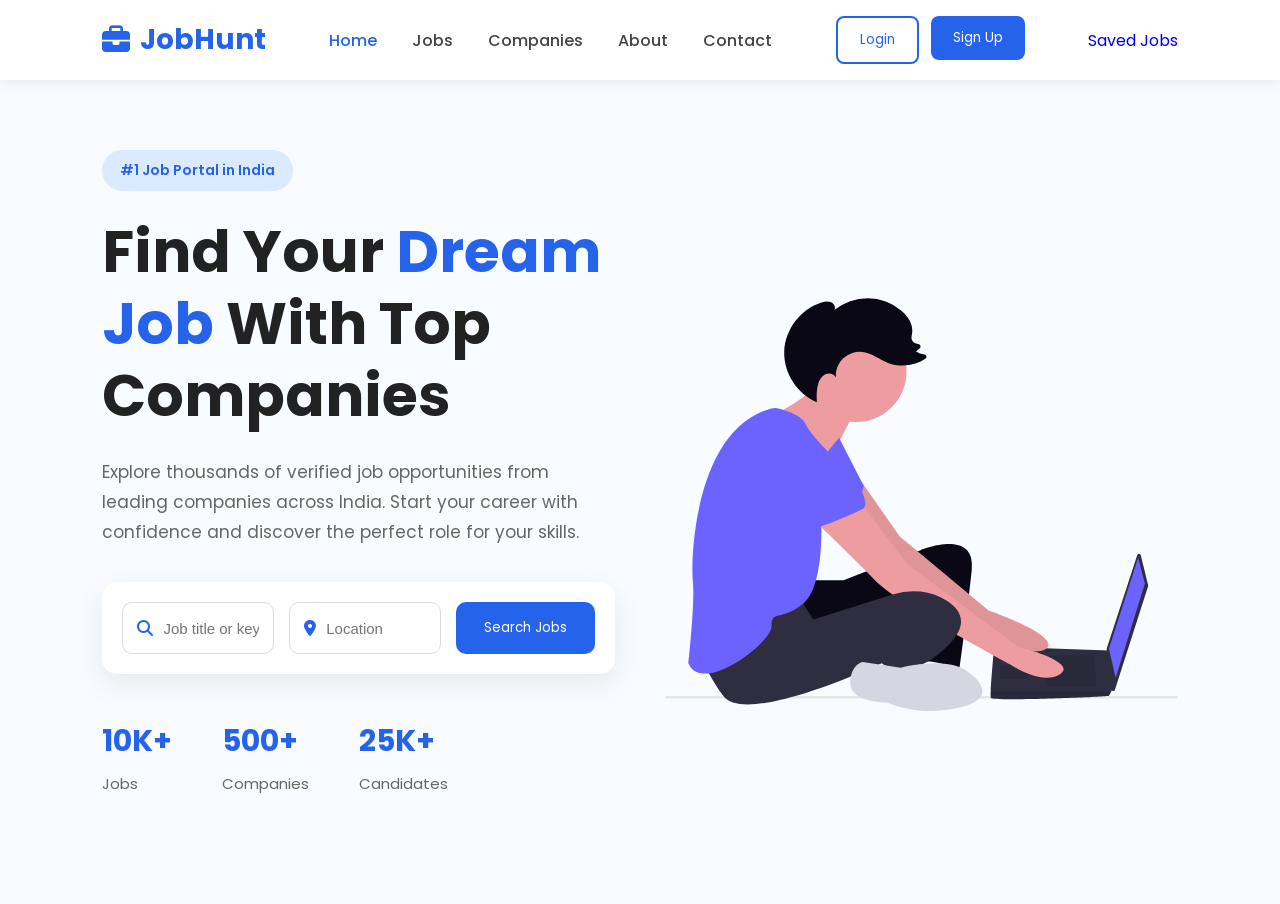
<file: index.html>
<!DOCTYPE html>
<html lang="en">
<head>
    <meta charset="UTF-8">
    <meta name="viewport" content="width=device-width, initial-scale=1.0">
    <title>JobHunt Pro | Find Your Dream Job</title>

    <!-- Google Font -->
    <link href="https://fonts.googleapis.com/css2?family=Poppins:wght@300;400;500;600;700&display=swap" rel="stylesheet">

    <!-- Font Awesome -->
    <link rel="stylesheet"
    href="https://cdnjs.cloudflare.com/ajax/libs/font-awesome/6.7.2/css/all.min.css">

    <!-- CSS -->
    <link rel="stylesheet" href="css/style.css">
    <link rel="stylesheet" href="css/responsive.css">
</head>
<body>

    <!-- ================= HEADER ================= -->

    <header>

        <nav class="navbar">

            <div class="logo">
                <i class="fa-solid fa-briefcase"></i>
                <span>JobHunt</span>
            </div>

            <ul class="nav-links">

                <li><a href="#" class="active">Home</a></li>

                <li><a href="jobs.html">Jobs</a></li>

                <li><a href="companies.html">Companies</a></li>

                <li><a href="about.html">About</a></li>

                <li><a href="companies.html">Contact</a></li>

            </ul>

            <div class="nav-buttons">

                <a href="login.html">
    <button class="login-btn">Login</button>
</a>

<a href="signup.html">
    <button class="signup-btn">Sign Up</button>
</a>

            </div>

            <a href="saved-jobs.html">Saved Jobs</a>
        </nav>

    </header>

    <!-- ================= HERO SECTION ================= -->

    <section class="hero">

        <div class="hero-left">

            <span class="tag">
                #1 Job Portal in India
            </span>

            <h1>

                Find Your

                <span>Dream Job</span>

                With Top Companies

            </h1>

            <p>

                Explore thousands of verified job opportunities from
                leading companies across India. Start your career with
                confidence and discover the perfect role for your skills.

            </p>

            <div class="search-box">

                <div class="input-box">

                    <i class="fa-solid fa-magnifying-glass"></i>

                    <input
                        type="text"
                        placeholder="Job title or keyword">

                </div>

                <div class="input-box">

                    <i class="fa-solid fa-location-dot"></i>

                    <input
                        type="text"
                        placeholder="Location">

                </div>

                <button class="search-btn">

                    Search Jobs

                </button>

            </div>

            <div class="hero-info">

                <div>

                    <h3>10K+</h3>

                    <p>Jobs</p>

                </div>

                <div>

                    <h3>500+</h3>

                    <p>Companies</p>

                </div>

                <div>

                    <h3>25K+</h3>

                    <p>Candidates</p>

                </div>

            </div>

        </div>

        <div class="hero-right">

            <img src="images/hero.svg" alt="Hero Image">

        </div>

    </section>

</div>
</body>
</html>
</file>
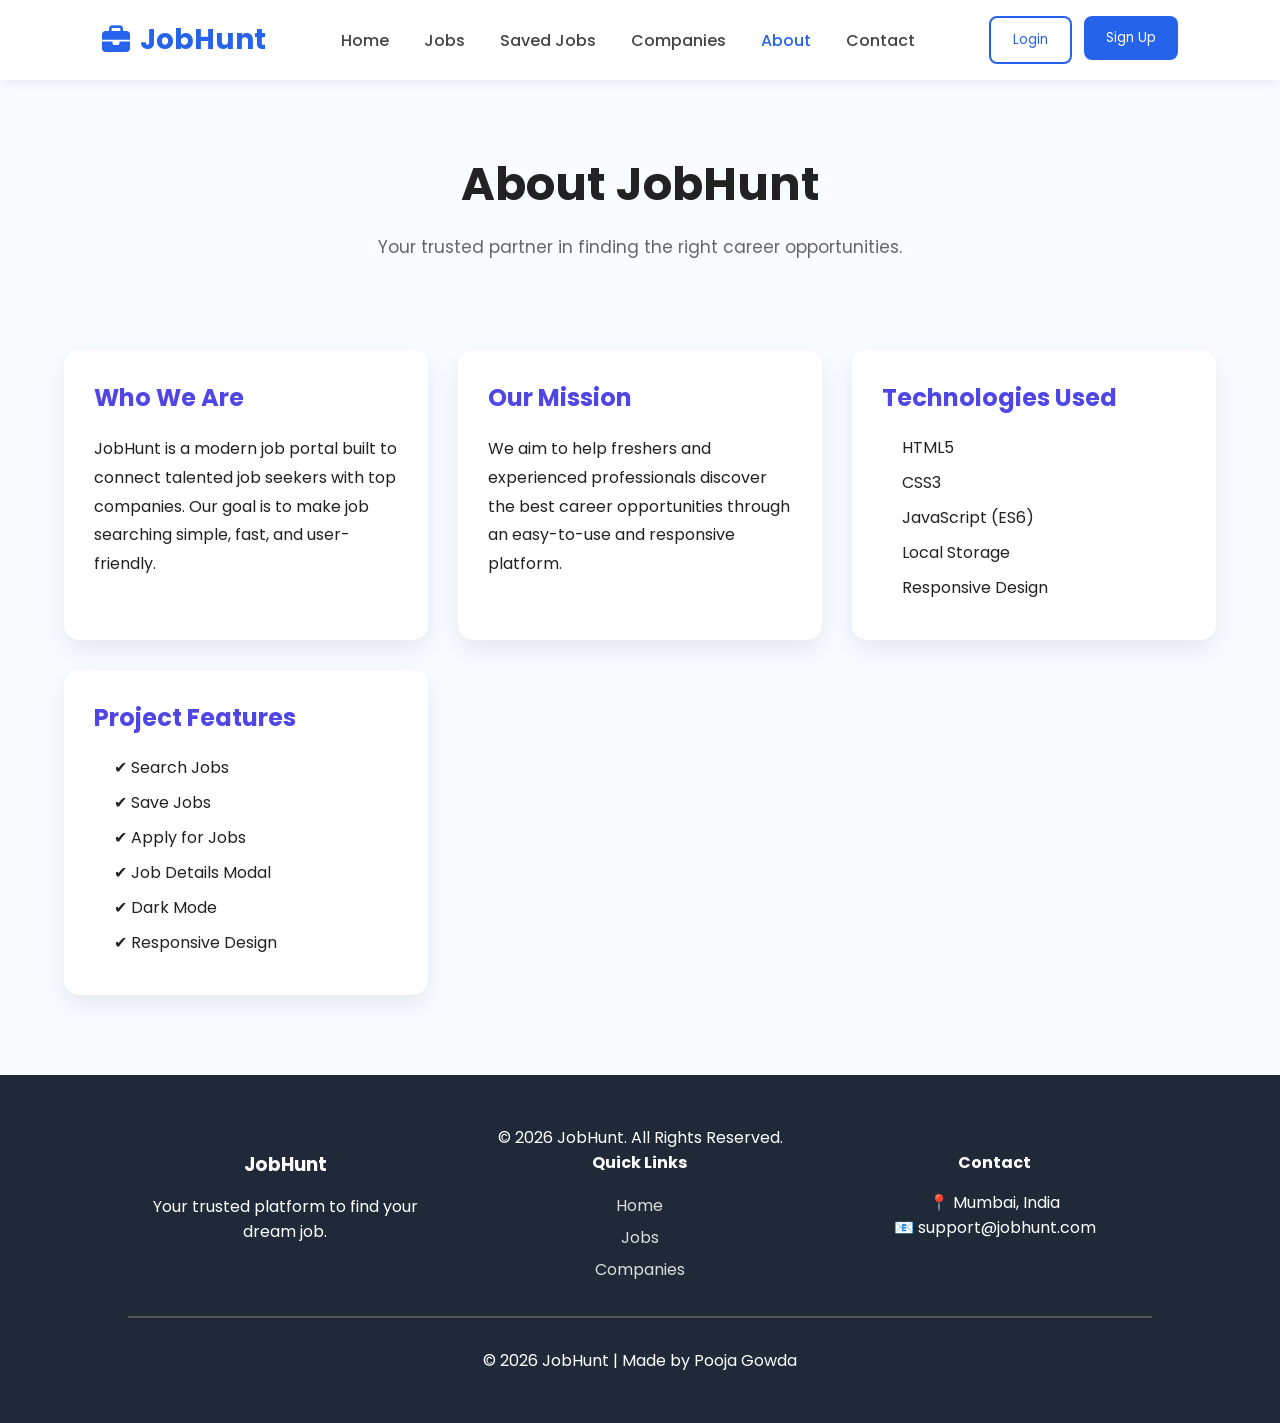
<file: about.html>
<!DOCTYPE html>
<html lang="en">

<head>

    <meta charset="UTF-8">
    <meta name="viewport" content="width=device-width, initial-scale=1.0">

    <title>About | JobHunt</title>

    <link rel="stylesheet" href="css/style.css">
    <link rel="stylesheet" href="css/responsive.css">

    <link href="https://fonts.googleapis.com/css2?family=Poppins:wght@300;400;500;600;700&display=swap"
        rel="stylesheet">

    <link rel="stylesheet"
        href="https://cdnjs.cloudflare.com/ajax/libs/font-awesome/6.7.2/css/all.min.css">

</head>

<body>

<header>

<nav class="navbar">

<div class="logo">

<i class="fa-solid fa-briefcase"></i>

<span>JobHunt</span>

</div>

<ul class="nav-links">

<li><a href="index.html">Home</a></li>
<li><a href="jobs.html">Jobs</a></li>
<li><a href="saved-jobs.html">Saved Jobs</a></li>
<li><a href="companies.html">Companies</a></li>
<li><a href="about.html" class="active">About</a></li>
<li><a href="contact.html">Contact</a></li>

</ul>

<div class="nav-buttons">

<a href="login.html">
    <button class="login-btn">Login</button>
</a>

<a href="signup.html">
    <button class="signup-btn">Sign Up</button>
</a>

</div>

</nav>

</header>

<section class="jobs-header">

<h1>About JobHunt</h1>

<p>Your trusted partner in finding the right career opportunities.</p>

</section>

<section class="about-section">

<div class="about-card">

<h2>Who We Are</h2>

<p>
JobHunt is a modern job portal built to connect talented job seekers with
top companies. Our goal is to make job searching simple, fast, and user-friendly.
</p>

</div>

<div class="about-card">

<h2>Our Mission</h2>

<p>
We aim to help freshers and experienced professionals discover the best
career opportunities through an easy-to-use and responsive platform.
</p>

</div>

<div class="about-card">

<h2>Technologies Used</h2>

<ul>

<li>HTML5</li>
<li>CSS3</li>
<li>JavaScript (ES6)</li>
<li>Local Storage</li>
<li>Responsive Design</li>

</ul>

</div>

<div class="about-card">

<h2>Project Features</h2>

<ul>

<li>✔ Search Jobs</li>
<li>✔ Save Jobs</li>
<li>✔ Apply for Jobs</li>
<li>✔ Job Details Modal</li>
<li>✔ Dark Mode</li>
<li>✔ Responsive Design</li>

</ul>

</div>

</section>


<footer class="footer">
<p>© 2026 JobHunt. All Rights Reserved.</p>
    <div class="footer-content">
        <div>
            <h3>JobHunt</h3>
            <p>Your trusted platform to find your dream job.</p>
        </div>

        <div>
            <h4>Quick Links</h4>
            <a href="index.html">Home</a><br>
            <a href="jobs.html">Jobs</a><br>
            <a href="companies.html">Companies</a>
        </div>

        <div>
            <h4>Contact</h4>
            <p>📍 Mumbai, India</p>
            <p>📧 support@jobhunt.com</p>
        </div>
    </div>

    <hr>

    <p class="copyright">
        © 2026 JobHunt | Made by Pooja Gowda
    </p>


</footer>

</body>

</html>
</file>
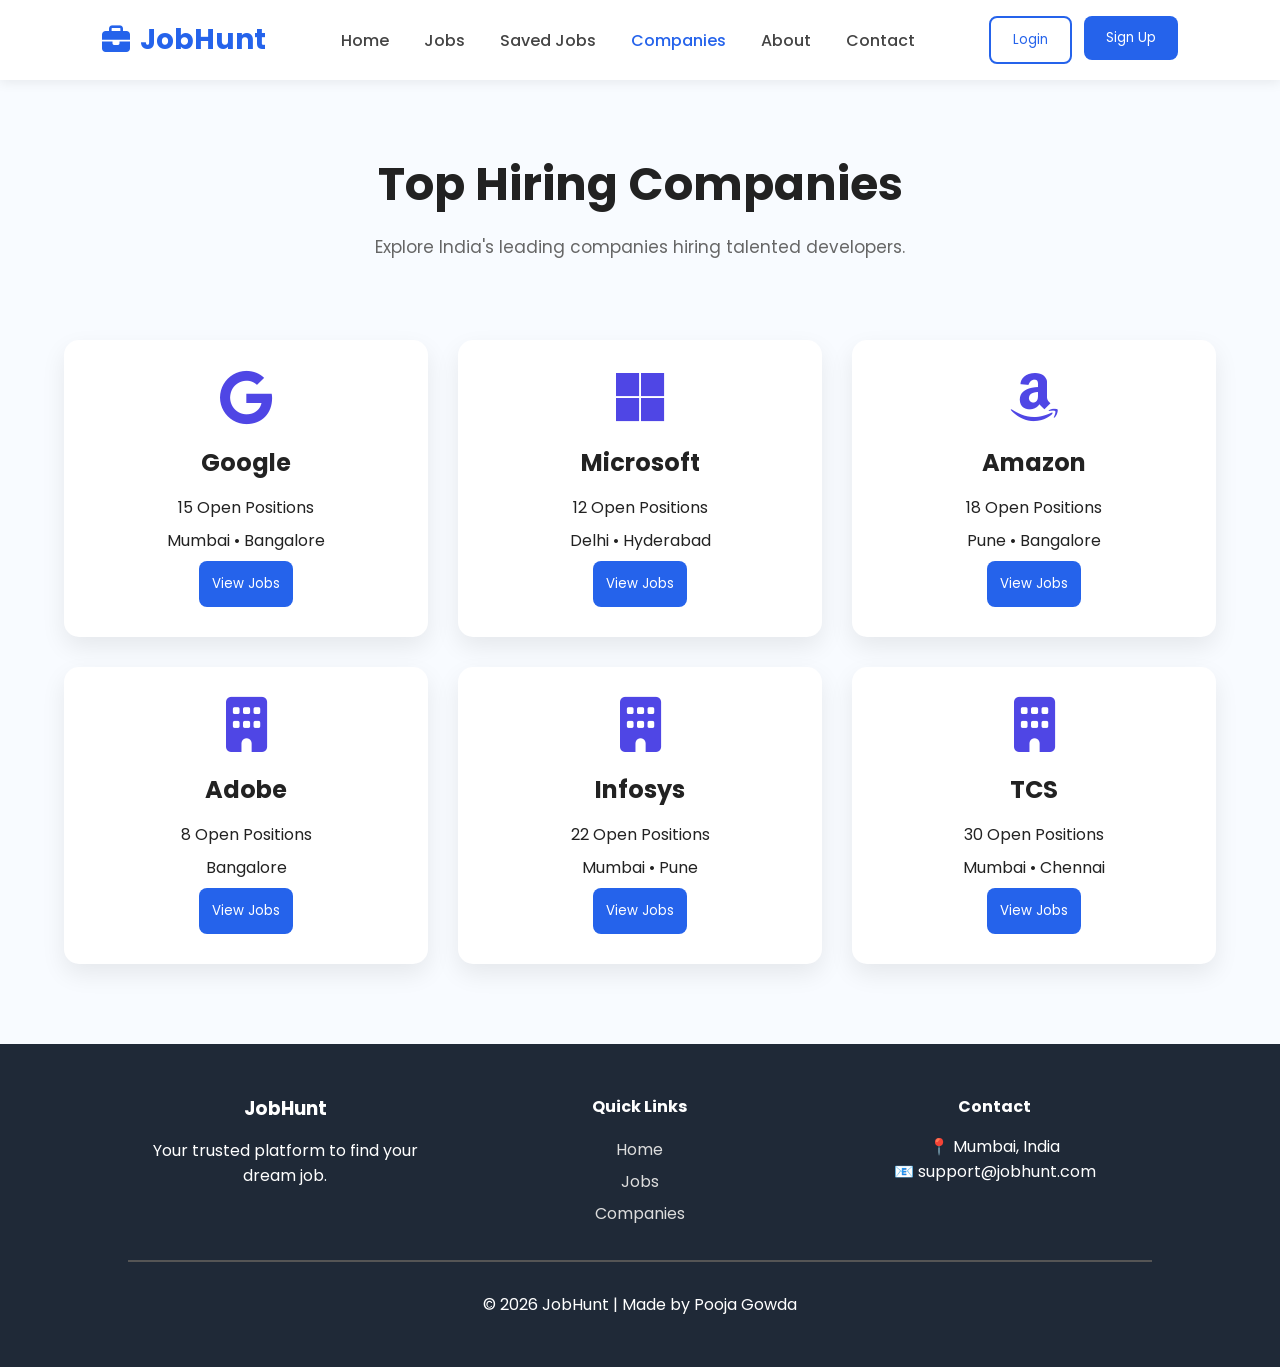
<file: companies.html>
<!DOCTYPE html>
<html lang="en">

<head>

    <meta charset="UTF-8">
    <meta name="viewport" content="width=device-width, initial-scale=1.0">

    <title>Companies | JobHunt</title>

    <link rel="stylesheet" href="css/style.css">
    <link rel="stylesheet" href="css/responsive.css">

    <link href="https://fonts.googleapis.com/css2?family=Poppins:wght@300;400;500;600;700&display=swap"
        rel="stylesheet">

    <link rel="stylesheet"
        href="https://cdnjs.cloudflare.com/ajax/libs/font-awesome/6.7.2/css/all.min.css">

</head>

<body>

    <!-- ================= NAVBAR ================= -->

    <header>

        <nav class="navbar">

            <div class="logo">
                <i class="fa-solid fa-briefcase"></i>
                <span>JobHunt</span>
            </div>

            <ul class="nav-links">

                <li><a href="index.html">Home</a></li>
                <li><a href="jobs.html">Jobs</a></li>
                <li><a href="saved-jobs.html">Saved Jobs</a></li>
                <li><a href="companies.html" class="active">Companies</a></li>
                <li><a href="about.html">About</a></li>
                <li><a href="contact.html">Contact</a></li>

            </ul>

            <div class="nav-buttons">

                <a href="login.html">
                    <button class="login-btn">Login</button>
                </a>

                <a href="signup.html">
                    <button class="signup-btn">Sign Up</button>
                </a>

            </div>

        </nav>

    </header>

    <!-- ================= HEADER ================= -->

    <section class="jobs-header">

        <h1>Top Hiring Companies</h1>

        <p>
            Explore India's leading companies hiring talented developers.
        </p>

    </section>

    <!-- ================= COMPANIES ================= -->

    <section class="companies-container">

        <!-- Google -->

        <div class="company-card">

            <i class="fa-brands fa-google company-icon"></i>

            <h2>Google</h2>

            <p>15 Open Positions</p>

            <p>Mumbai • Bangalore</p>

            <a href="jobs.html?company=Google">
                <button class="apply-btn">View Jobs</button>
            </a>

        </div>

        <!-- Microsoft -->

        <div class="company-card">

            <i class="fa-brands fa-microsoft company-icon"></i>

            <h2>Microsoft</h2>

            <p>12 Open Positions</p>

            <p>Delhi • Hyderabad</p>

            <a href="jobs.html?company=Microsoft">
                <button class="apply-btn">View Jobs</button>
            </a>

        </div>

        <!-- Amazon -->

        <div class="company-card">

            <i class="fa-brands fa-amazon company-icon"></i>

            <h2>Amazon</h2>

            <p>18 Open Positions</p>

            <p>Pune • Bangalore</p>

            <a href="jobs.html?company=Amazon">
                <button class="apply-btn">View Jobs</button>
            </a>

        </div>

        <!-- Adobe -->

        <div class="company-card">

            <i class="fa-solid fa-building company-icon"></i>

            <h2>Adobe</h2>

            <p>8 Open Positions</p>

            <p>Bangalore</p>

            <a href="jobs.html?company=Adobe">
                <button class="apply-btn">View Jobs</button>
            </a>

        </div>

        <!-- Infosys -->

        <div class="company-card">

            <i class="fa-solid fa-building company-icon"></i>

            <h2>Infosys</h2>

            <p>22 Open Positions</p>

            <p>Mumbai • Pune</p>

            <a href="jobs.html?company=Infosys">
                <button class="apply-btn">View Jobs</button>
            </a>

        </div>

        <!-- TCS -->

        <div class="company-card">

            <i class="fa-solid fa-building company-icon"></i>

            <h2>TCS</h2>

            <p>30 Open Positions</p>

            <p>Mumbai • Chennai</p>

            <a href="jobs.html?company=TCS">
                <button class="apply-btn">View Jobs</button>
            </a>

        </div>

    </section>

    <!-- ================= FOOTER ================= -->

    <footer class="footer">

        <div class="footer-content">

            <div>

                <h3>JobHunt</h3>

                <p>Your trusted platform to find your dream job.</p>

            </div>

            <div>

                <h4>Quick Links</h4>

                <a href="index.html">Home</a><br>
                <a href="jobs.html">Jobs</a><br>
                <a href="companies.html">Companies</a>

            </div>

            <div>

                <h4>Contact</h4>

                <p>📍 Mumbai, India</p>

                <p>📧 support@jobhunt.com</p>

            </div>

        </div>

        <hr>

        <p class="copyright">

            © 2026 JobHunt | Made by Pooja Gowda

        </p>

    </footer>

</body>

</html>
</file>
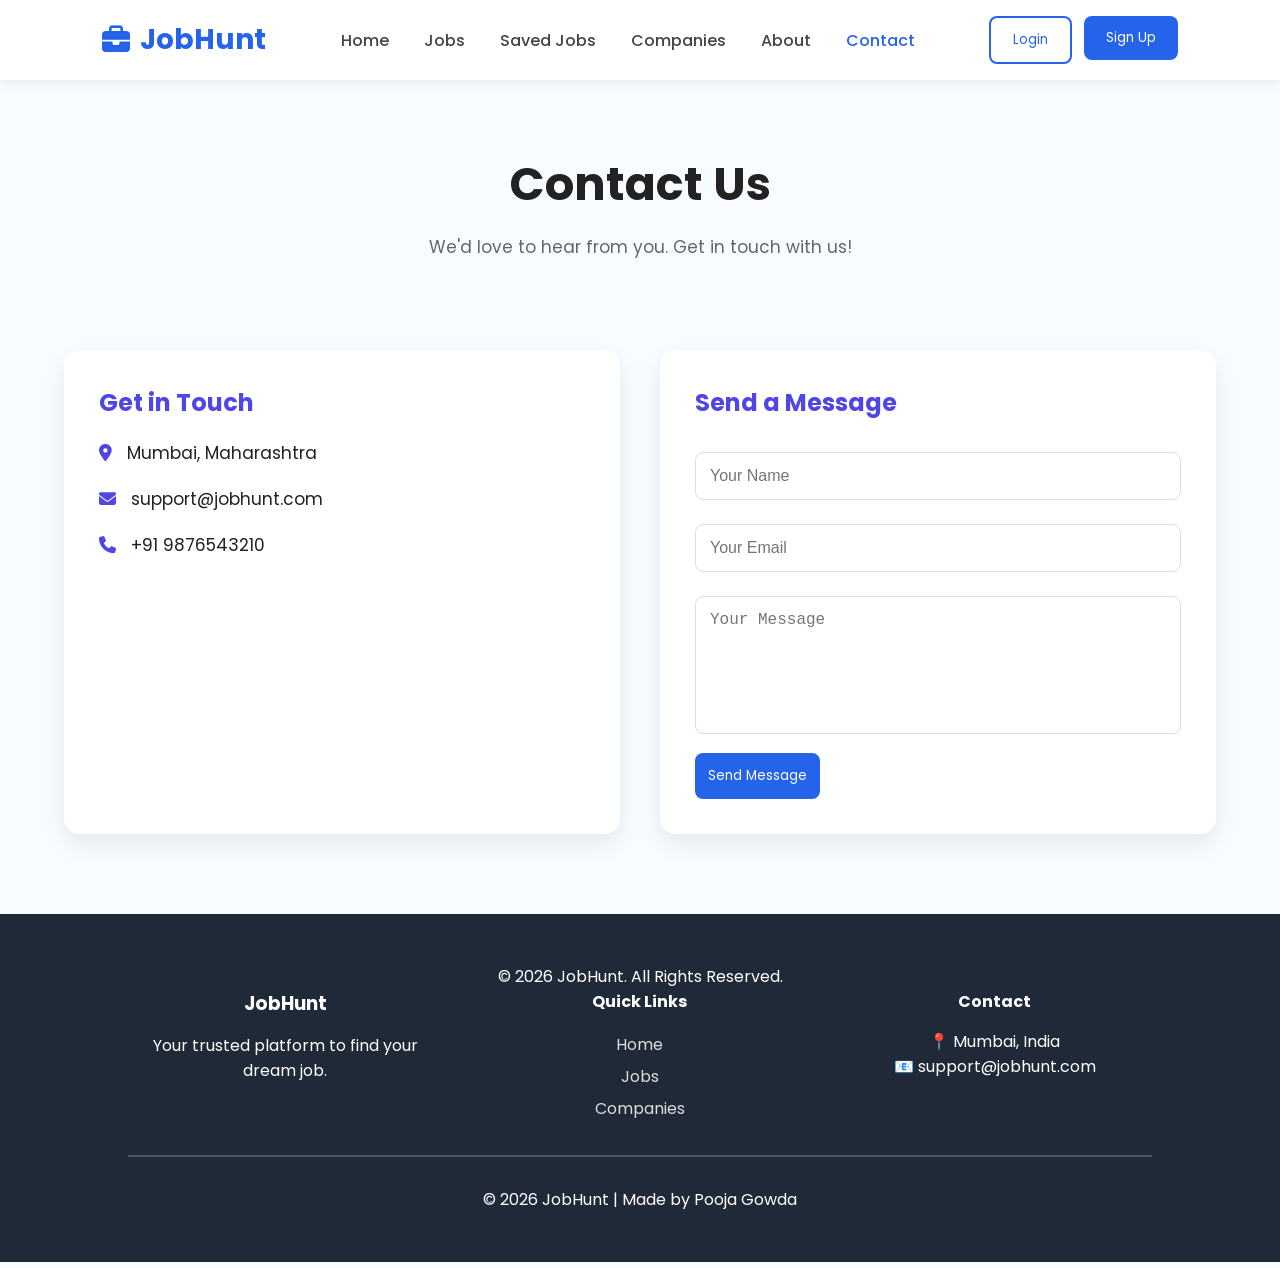
<file: contact.html>
<!DOCTYPE html>
<html lang="en">

<head>

    <meta charset="UTF-8">
    <meta name="viewport" content="width=device-width, initial-scale=1.0">

    <title>Contact | JobHunt</title>

    <link rel="stylesheet" href="css/style.css">
    <link rel="stylesheet" href="css/responsive.css">

    <link href="https://fonts.googleapis.com/css2?family=Poppins:wght@300;400;500;600;700&display=swap"
        rel="stylesheet">

    <link rel="stylesheet"
        href="https://cdnjs.cloudflare.com/ajax/libs/font-awesome/6.7.2/css/all.min.css">

</head>

<body>

<header>

<nav class="navbar">

<div class="logo">

<i class="fa-solid fa-briefcase"></i>

<span>JobHunt</span>

</div>

<ul class="nav-links">

<li><a href="index.html">Home</a></li>
<li><a href="jobs.html">Jobs</a></li>
<li><a href="saved-jobs.htmlS">Saved Jobs</a></li>
<li><a href="companies.html">Companies</a></li>
<li><a href="about.html">About</a></li>
<li><a href="contact.html" class="active">Contact</a></li>

</ul>

<div class="nav-buttons">

<a href="login.html">
    <button class="login-btn">Login</button>
</a>

<a href="signup.html">
    <button class="signup-btn">Sign Up</button>
</a>
</div>

</nav>

</header>

<section class="jobs-header">

<h1>Contact Us</h1>

<p>We'd love to hear from you. Get in touch with us!</p>

</section>

<section class="contact-section">

<div class="contact-info">

<h2>Get in Touch</h2>

<p><i class="fa-solid fa-location-dot"></i> Mumbai, Maharashtra</p>

<p><i class="fa-solid fa-envelope"></i> support@jobhunt.com</p>

<p><i class="fa-solid fa-phone"></i> +91 9876543210</p>

</div>

<div class="contact-form">

<h2>Send a Message</h2>

<form id="contactForm">

<input
type="text"
placeholder="Your Name"
required>

<input
type="email"
placeholder="Your Email"
required>

<textarea
placeholder="Your Message"
rows="6"
required></textarea>

<button type="submit" class="apply-btn">

Send Message

</button>

</form>

</div>

</section>




<footer class="footer">
    <p>© 2026 JobHunt. All Rights Reserved.</p>
    <div class="footer-content">
        <div>
            <h3>JobHunt</h3>
            <p>Your trusted platform to find your dream job.</p>
        </div>

        <div>
            <h4>Quick Links</h4>
            <a href="index.html">Home</a><br>
            <a href="jobs.html">Jobs</a><br>
            <a href="companies.html">Companies</a>
        </div>

        <div>
            <h4>Contact</h4>
            <p>📍 Mumbai, India</p>
            <p>📧 support@jobhunt.com</p>
        </div>
    </div>

    <hr>

    <p class="copyright">
        © 2026 JobHunt | Made by Pooja Gowda
    </p>
</footer>



<script>

const form = document.getElementById("contactForm");

form.addEventListener("submit",(e)=>{

e.preventDefault();

alert("Thank you! Your message has been sent.");

form.reset();

});


</script>

</body>

</html>
</file>
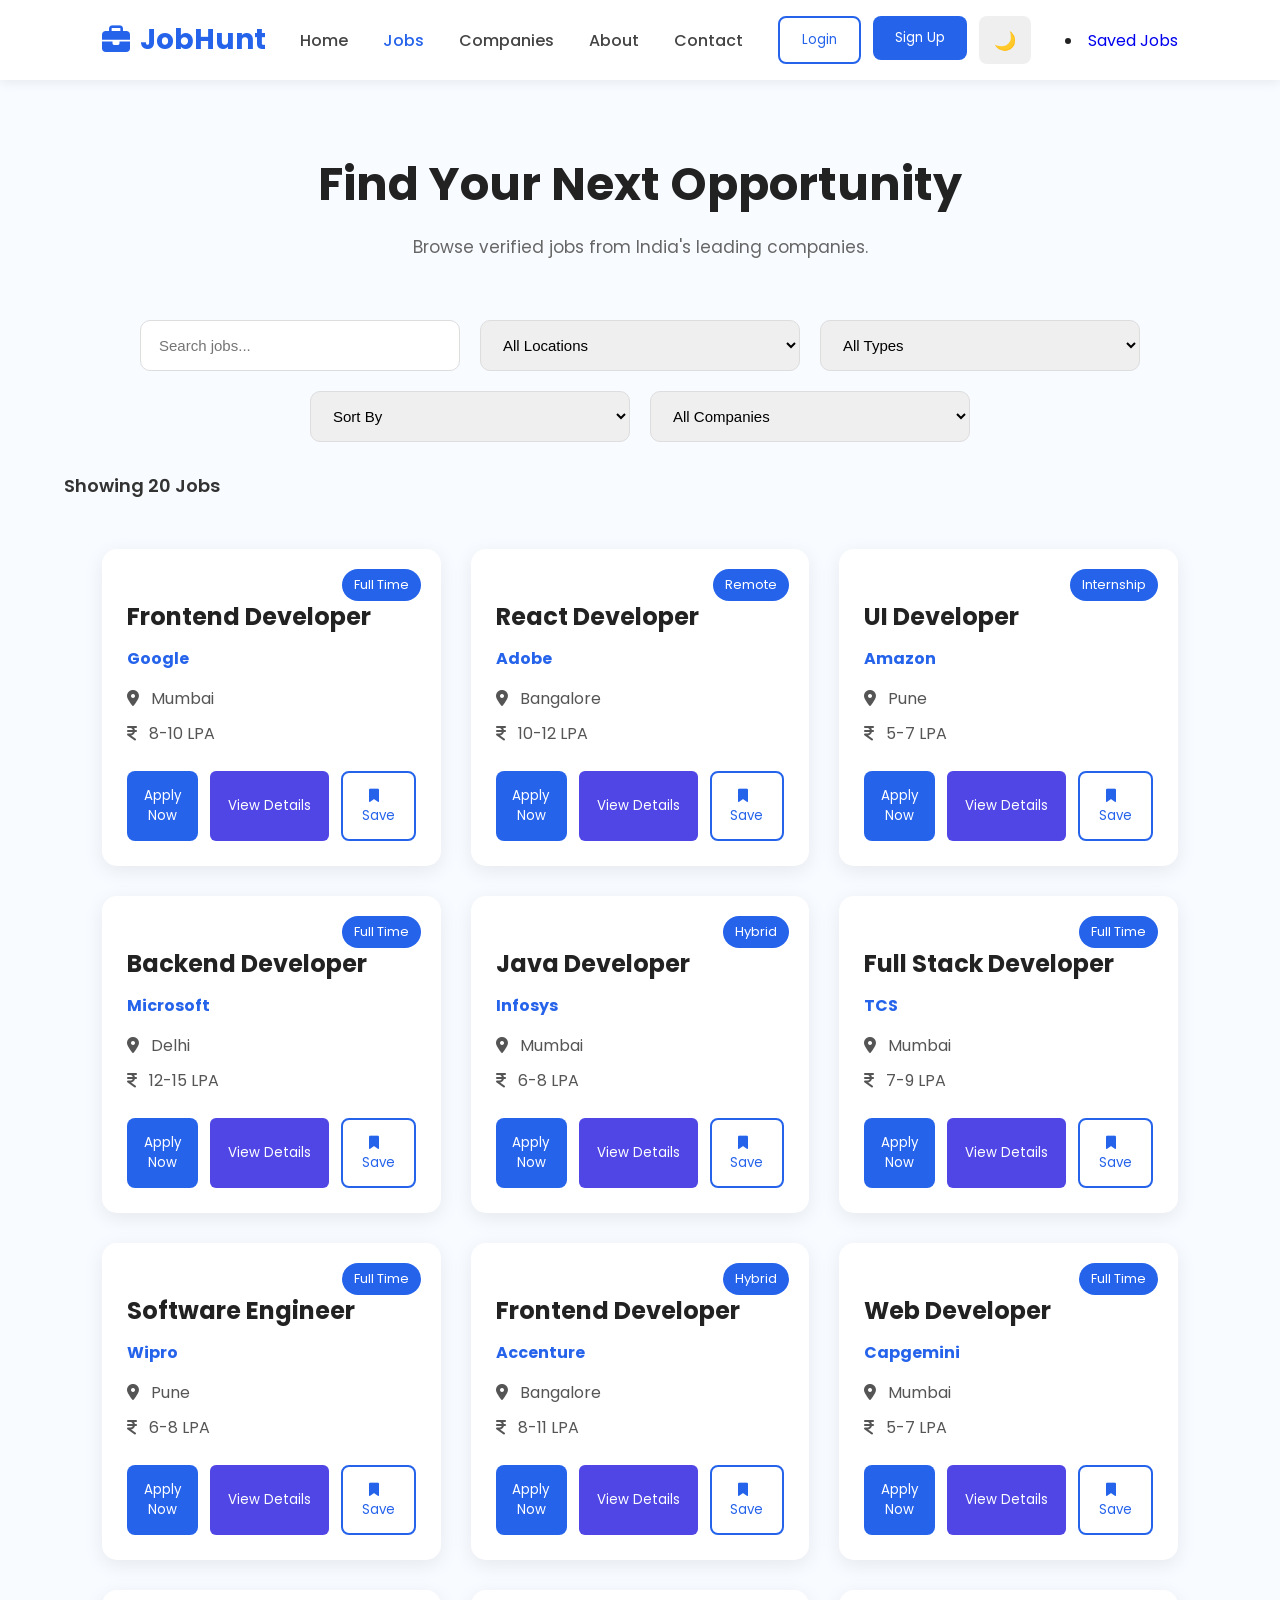
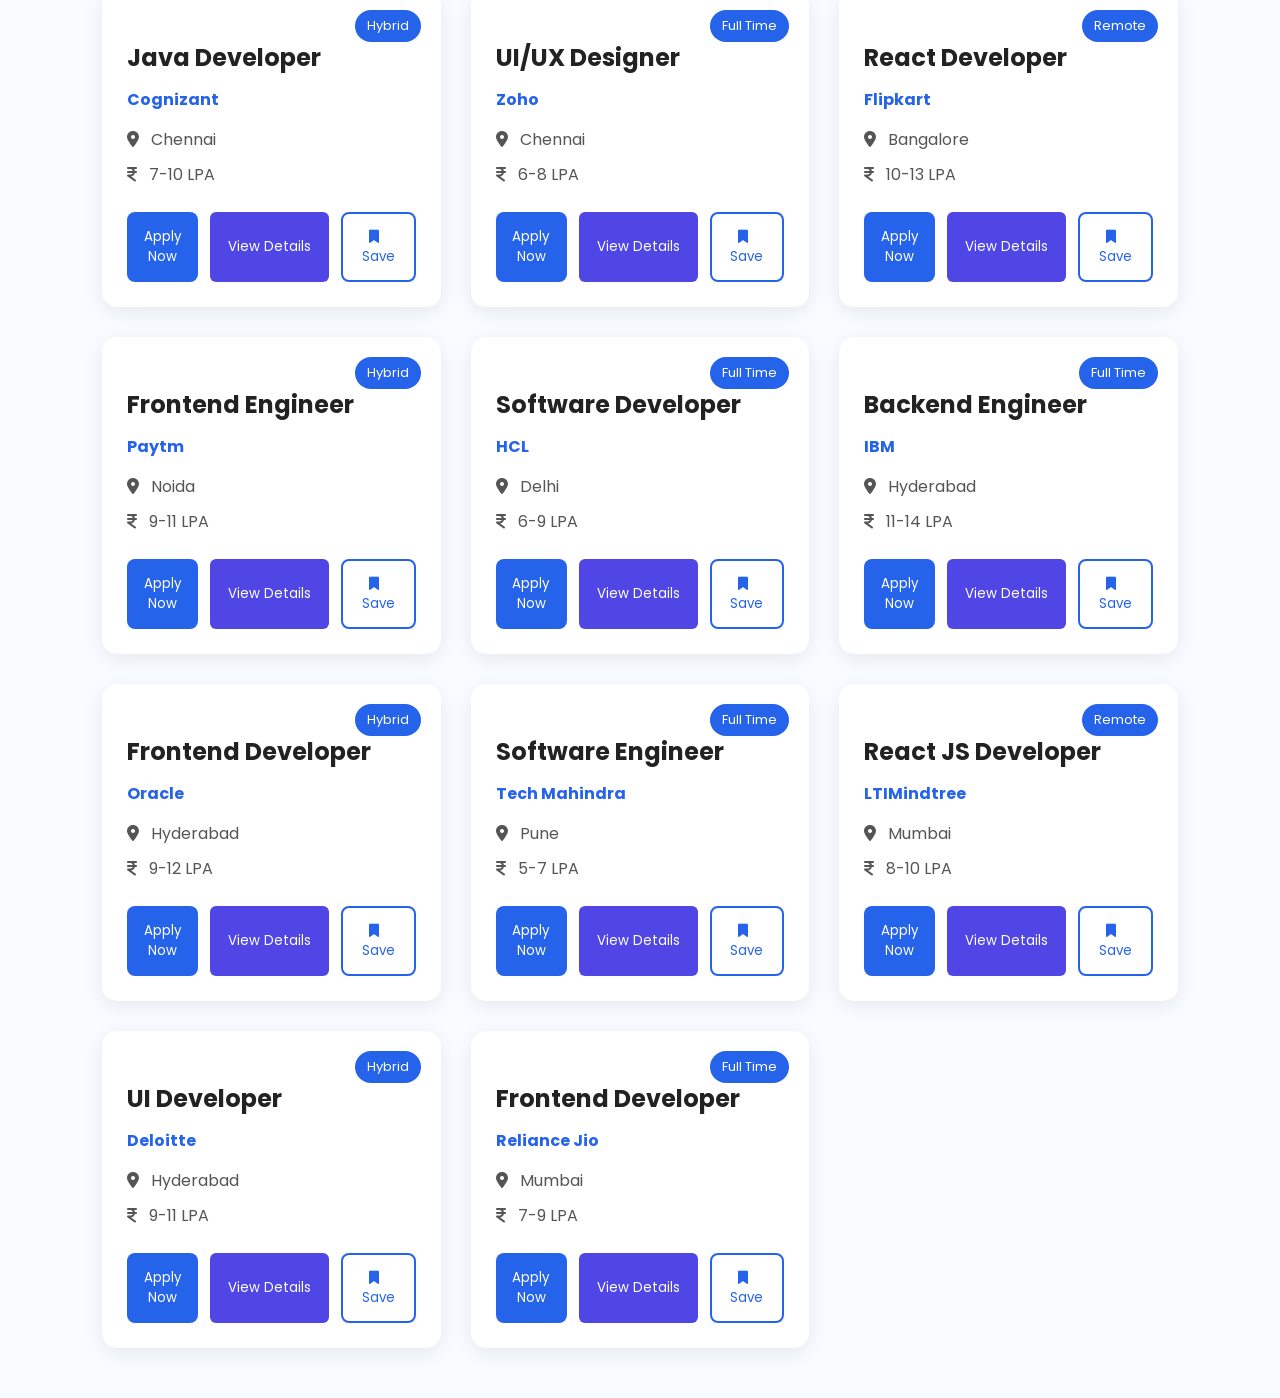
<file: jobs.html>
<!DOCTYPE html>
<html lang="en">

<head>

    <meta charset="UTF-8">

    <meta name="viewport" content="width=device-width, initial-scale=1.0">

    <title>Browse Jobs | JobHunt</title>

    <link rel="stylesheet" href="css/style.css">

    <link rel="stylesheet" href="css/responsive.css">

    <link href="https://fonts.googleapis.com/css2?family=Poppins:wght@300;400;500;600;700&display=swap"
        rel="stylesheet">

    <link rel="stylesheet"
        href="https://cdnjs.cloudflare.com/ajax/libs/font-awesome/6.7.2/css/all.min.css">

</head>

<body>

<header>

<nav class="navbar">

<div class="logo">

<i class="fa-solid fa-briefcase"></i>

<span>JobHunt</span>

</div>

<ul class="nav-links">

<li><a href="index.html">Home</a></li>

<li><a href="jobs.html" class="active">Jobs</a></li>

<li><a href="companies.html">Companies</a></li>

<li><a href="about.html">About</a></li>

<li><a href="contact.html">Contact</a></li>

</ul>

<div class="nav-buttons">

<a href="login.html">
    <button class="login-btn">Login</button>
</a>

<a href="signup.html">
    <button class="signup-btn">Sign Up</button>
</a>
<button id="themeBtn" class="theme-btn">
    🌙
</button>

</div>
<li><a href="saved-jobs.html">Saved Jobs</a></li>

</nav>

</header>

<section class="jobs-header">

<h1>Find Your Next Opportunity</h1>

<p>

Browse verified jobs from India's leading companies.

</p>

</section>

<section class="filter-section">

<input
id="searchInput"
type="text"
placeholder="Search jobs...">

<select id="locationFilter">

<option value="All">All Locations</option>

<option value="Mumbai">Mumbai</option>

<option value="Pune">Pune</option>

<option value="Bangalore">Bangalore</option>

<option value="Delhi">Delhi</option>

<option value="Mumbai">Mumbai</option>
<option value="Pune">Pune</option>
<option value="Bangalore">Bangalore</option>
<option value="Delhi">Delhi</option>
<option value="Chennai">Chennai</option>
<option value="Hyderabad">Hyderabad</option>
<option value="Noida">Noida</option>



</select>

<select id="typeFilter">

    <option value="All">All Types</option>

    <option value="Full Time">Full Time</option>

    <option value="Remote">Remote</option>

    <option value="Hybrid">Hybrid</option>

    <option value="Internship">Internship</option>

</select>

<select id="sortFilter">

    <option value="default">Sort By</option>

    <option value="salaryLow">Salary (Low to High)</option>

    <option value="salaryHigh">Salary (High to Low)</option>

    <option value="company">Company (A-Z)</option>

</select>

<select id="companyFilter">

    
    <option value="All">All Companies</option>
<option value="Google">Google</option>
<option value="Adobe">Adobe</option>
<option value="Amazon">Amazon</option>
<option value="Microsoft">Microsoft</option>
<option value="Infosys">Infosys</option>
<option value="TCS">TCS</option>
<option value="Wipro">Wipro</option>
<option value="Accenture">Accenture</option>
<option value="Capgemini">Capgemini</option>
<option value="Cognizant">Cognizant</option>
<option value="Zoho">Zoho</option>
<option value="Flipkart">Flipkart</option>
<option value="Paytm">Paytm</option>
<option value="IBM">IBM</option>
<option value="Oracle">Oracle</option>
<option value="Tech Mahindra">Tech Mahindra</option>
<option value="LTIMindtree">LTIMindtree</option>
<option value="Deloitte">Deloitte</option>
<option value="Reliance Jio">Reliance Jio</option>

</select>
</section>


<p class="job-count" id="jobCount"></p>

<section class="job-list" id="jobList">

</section>


<div class="modal" id="jobModal">
    

    <div class="modal-content">

        <span class="close-btn">&times;</span>

        <h2 id="modalTitle"></h2>

        <h3 id="modalCompany"></h3>

        <p id="modalLocation"></p>

        <p id="modalSalary"></p>

        <p id="modalType"></p>

        <p id="modalExperience"></p>

        <p id="modalSkills"></p>

        <p id="modalDescription"></p>

    </div>

</div>
    <div class="apply-modal" id="applyModal">

    <div class="apply-content">

        <span class="close-apply">&times;</span>

        <h2>Apply for Job</h2>

        <form id="applyForm">

            <input
                type="text"
                id="applicantName"
                placeholder="Enter your name"
                required>

            <input
                type="email"
                id="applicantEmail"
                placeholder="Enter your email"
                required>

            <input
                type="url"
                id="resumeLink"
                placeholder="Resume Link (Google Drive / Portfolio)"
                required>

            <button type="submit">
                Submit Application
            </button>

        </form>

    </div>

</div>


<div id="toast"></div>
    <script src="js/jobs.js"></script>

</body>

</html>
</file>
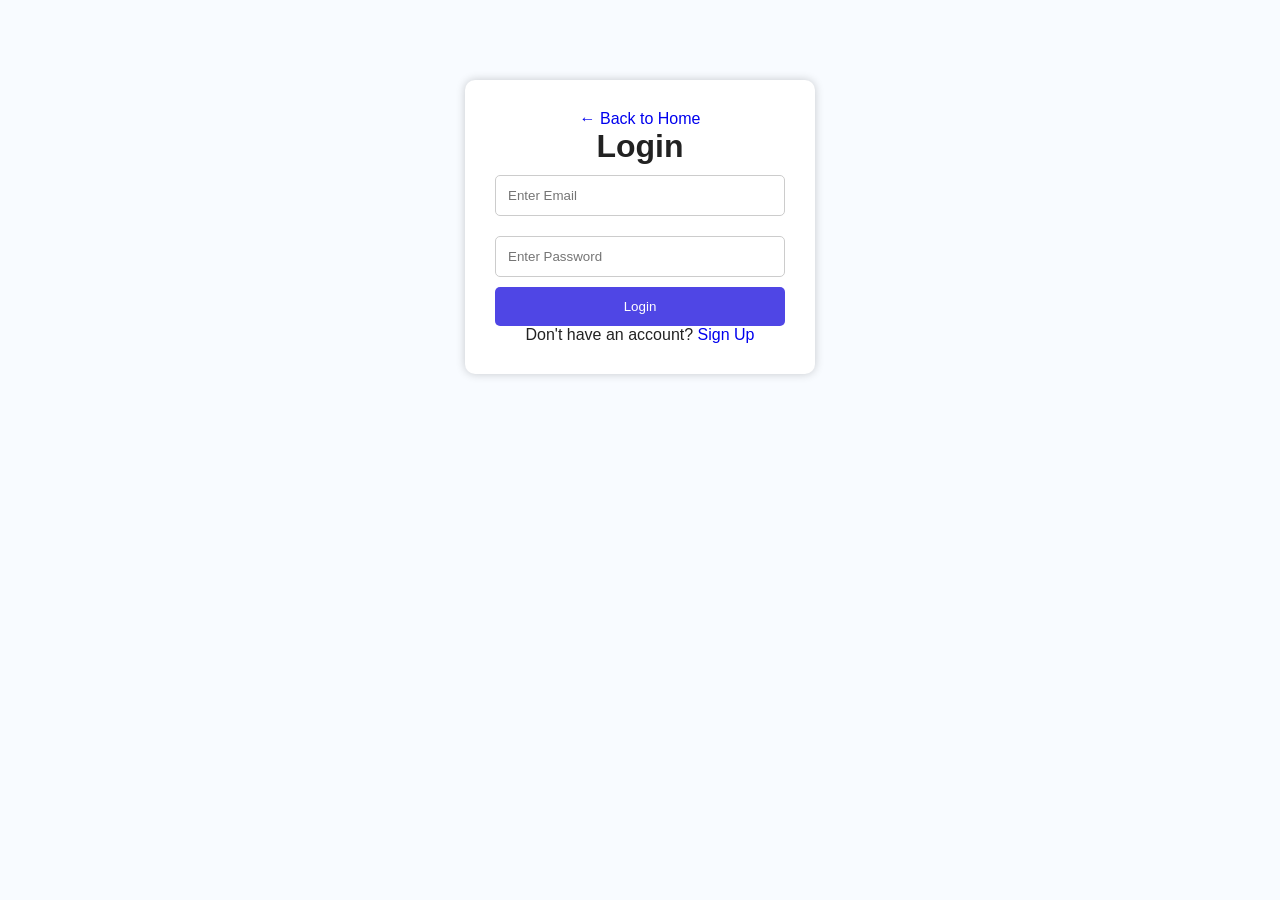
<file: login.html>
<!DOCTYPE html>
<html lang="en">
<head>
<meta charset="UTF-8">
<meta name="viewport" content="width=device-width, initial-scale=1.0">
<title>Login | JobHunt</title>

<link rel="stylesheet" href="css/style.css">
</head>
<body>

<div class="auth-container">
    <a href="index.html" class="back-home">
    ← Back to Home
</a>

    <h1>Login</h1>

    <form id="loginForm">

        <input type="email" id="loginEmail" placeholder="Enter Email" required>

        <input type="password" id="loginPassword" placeholder="Enter Password" required>

        <button type="submit">Login</button>

    </form>

    <p>
        Don't have an account?
        <a href="signup.html">Sign Up</a>
    </p>

</div>

<script src="js/login.js"></script>

</body>
</html>
</file>
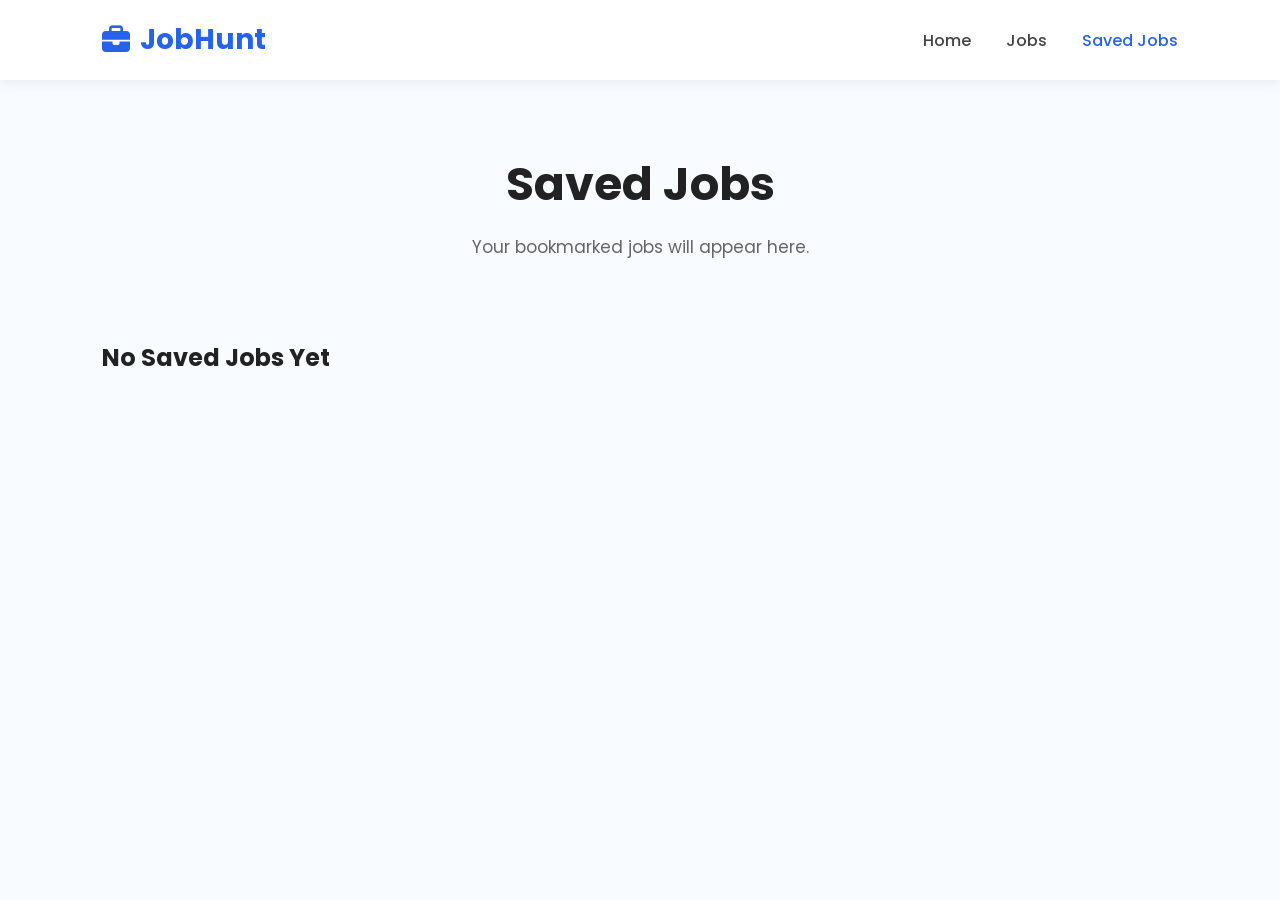
<file: saved-jobs.html>
<!DOCTYPE html>
<html lang="en">

<head>

<meta charset="UTF-8">

<meta name="viewport" content="width=device-width, initial-scale=1.0">

<title>Saved Jobs</title>

<link rel="stylesheet" href="css/style.css">

<link rel="stylesheet" href="css/responsive.css">

<link href="https://fonts.googleapis.com/css2?family=Poppins:wght@300;400;500;600;700&display=swap" rel="stylesheet">

<link rel="stylesheet"
href="https://cdnjs.cloudflare.com/ajax/libs/font-awesome/6.7.2/css/all.min.css">

</head>

<body>

<header>

<nav class="navbar">

<div class="logo">

<i class="fa-solid fa-briefcase"></i>

<span>JobHunt</span>

</div>

<ul class="nav-links">

<li><a href="index.html">Home</a></li>

<li><a href="jobs.html">Jobs</a></li>

<li><a href="saved-jobs.html" class="active">Saved Jobs</a></li>

</ul>

</nav>

</header>

<section class="jobs-header">

<h1>Saved Jobs</h1>

<p>Your bookmarked jobs will appear here.</p>

</section>

<section
class="job-list"
id="savedJobsContainer">

</section>

<script src="js/saved.js"></script>

</body>

</html>
</file>
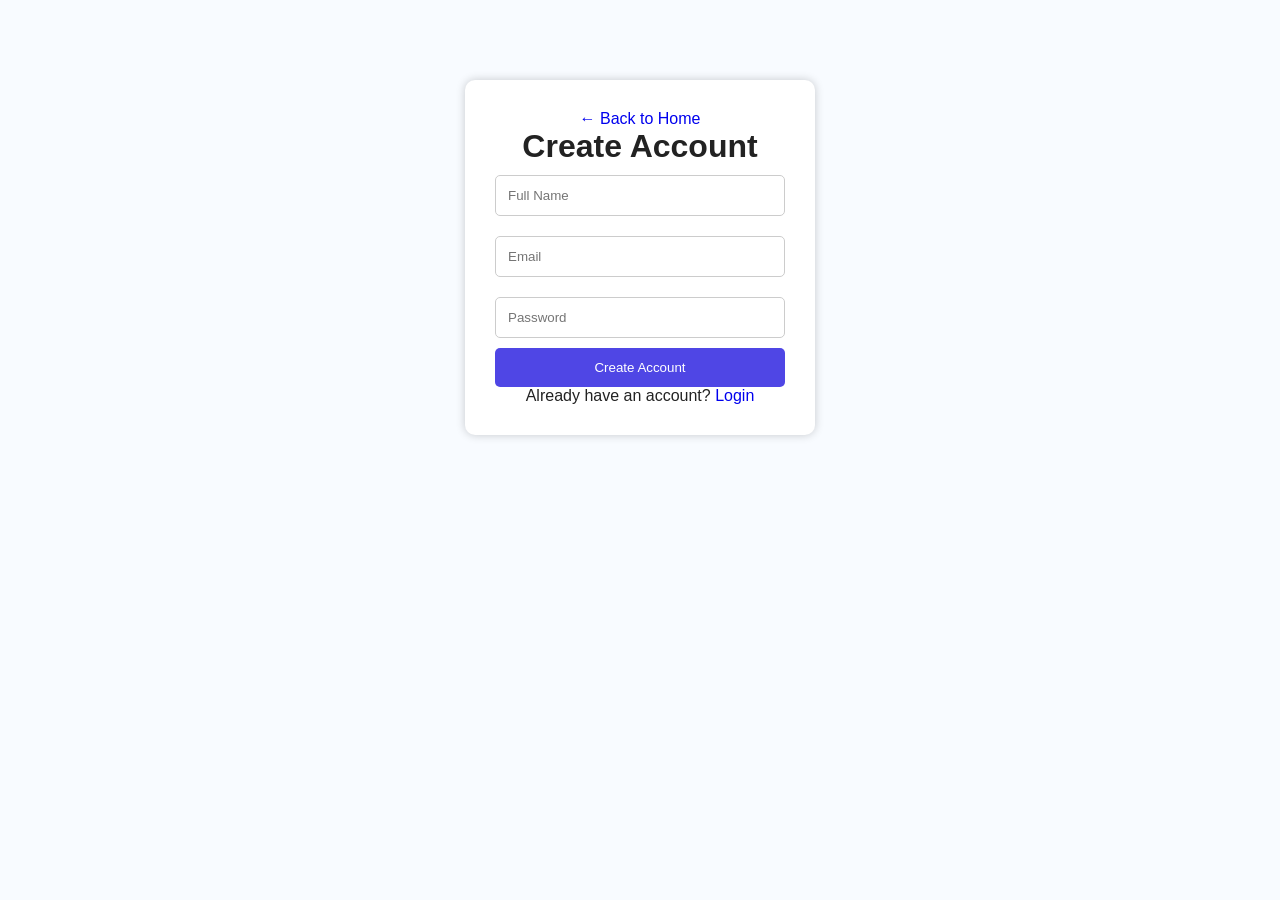
<file: signup.html>
<!DOCTYPE html>
<html lang="en">
<head>
<meta charset="UTF-8">
<meta name="viewport" content="width=device-width, initial-scale=1.0">
<title>Sign Up | JobHunt</title>

<link rel="stylesheet" href="css/style.css">
</head>
<body>

<div class="auth-container">
    <a href="index.html" class="back-home">
    ← Back to Home
</a>

    <h1>Create Account</h1>

    <form id="signupForm">

        <input type="text" id="name" placeholder="Full Name" required>

        <input type="email" id="email" placeholder="Email" required>

        <input type="password" id="password" placeholder="Password" required>

        <button type="submit">Create Account</button>

    </form>

    <p>
        Already have an account?
        <a href="login.html">Login</a>
    </p>

</div>

<script src="js/signup.js"></script>

</body>
</html>
</file>
<file: css/style.css>
/* ===========================
   GOOGLE FONT & RESET
=========================== */

*{
    margin:0;
    padding:0;
    box-sizing:border-box;
}

body{
    font-family:"Poppins",sans-serif;
    background:#f8fbff;
    color:#222; 
    animation:fade .6s;

}
@keyframes fade{

    from{

        opacity:0;

    }

    to{

        opacity:1;

    }

}
html{

    scroll-behavior:smooth;

}

img{
    width:100%;
    display:block;
}

a{
    text-decoration:none;
}

ul{
    list-style:none;
}

button{
    cursor:pointer;
    font-family:inherit;
}

/* ===========================
   NAVBAR
=========================== */

.navbar{

    width:100%;

    height:80px;

    padding:0 8%;

    display:flex;

    justify-content:space-between;

    align-items:center;

    background:#fff;

    box-shadow:0 2px 12px rgba(0,0,0,.08);

    position:sticky;

    top:0;

    z-index:1000;

}

.logo{

    display:flex;

    align-items:center;

    gap:10px;

    font-size:28px;

    font-weight:700;

    color:#2563eb;

}

.nav-links{

    display:flex;

    gap:35px;

}

.nav-links a{

    color:#444;

    font-weight:500;

    transition:.3s;

}

.nav-links a:hover,
.nav-links .active{

    color:#2563eb;

}

.nav-buttons{

    display:flex;

    gap:12px;

}

.login-btn{

    padding:12px 22px;

    border:2px solid #2563eb;

    background:white;

    color:#2563eb;

    border-radius:8px;

    transition:.3s;

}

.login-btn:hover{

    background:#2563eb;

    color:white;

}

.signup-btn{

    padding:12px 22px;

    border:none;

    background:#2563eb;

    color:white;

    border-radius:8px;

    transition:.3s;

}

.signup-btn:hover{

    background:#1d4ed8;

}

/* ===========================
   HERO
=========================== */

.hero{

    width:100%;

    min-height:90vh;

    padding:70px 8%;

    display:flex;

    justify-content:space-between;

    align-items:center;

    gap:50px;

}

.hero-left{

    flex:1;

}

.hero-right{

    flex:1;

}

.tag{

    display:inline-block;

    background:#dbeafe;

    color:#2563eb;

    padding:10px 18px;

    border-radius:30px;

    font-size:14px;

    font-weight:600;

    margin-bottom:25px;

}

.hero-left h1{

    font-size:58px;

    line-height:72px;

    margin-bottom:25px;

}

.hero-left h1 span{

    color:#2563eb;

}

.hero-left p{

    color:#666;

    line-height:30px;

    font-size:17px;

    margin-bottom:35px;

}

/* ===========================
   SEARCH BOX
=========================== */

.search-box{

    background:#fff;

    padding:20px;

    border-radius:15px;

    display:flex;

    gap:15px;

    box-shadow:0 10px 30px rgba(0,0,0,.08);

    flex-wrap:wrap;

}

.input-box{

    flex:1;

    display:flex;

    align-items:center;

    gap:10px;

    border:1px solid #ddd;

    padding:14px;

    border-radius:10px;

}

.input-box i{

    color:#2563eb;

}

.input-box input{

    width:100%;

    border:none;

    outline:none;

    font-size:15px;

}

.search-btn{

    background:#2563eb;

    color:white;

    border:none;

    padding:16px 28px;

    border-radius:10px;

    transition:.3s;

}

.search-btn:hover{

    background:#1d4ed8;

}

/* ===========================
   HERO INFO
=========================== */

.hero-info{

    display:flex;

    gap:50px;

    margin-top:45px;

}

.hero-info h3{

    color:#2563eb;

    font-size:30px;

}

.hero-info p{

    margin-top:5px;

    font-size:15px;

    color:#666;

}

.hero-right img{

    max-width:550px;

    margin:auto;

}
/* =========================================
   JOBS PAGE
========================================= */

.jobs-header{

    text-align:center;

    padding:70px 8% 30px;

}

.jobs-header h1{

    font-size:46px;

    margin-bottom:15px;

    color:#222;

}

.jobs-header p{

    color:#666;

    font-size:17px;

}

/* =========================================
   FILTER SECTION
========================================= */

.filter-section{

    width:84%;

    margin:30px auto;

    display:flex;

    justify-content:center;

    gap:20px;

    flex-wrap:wrap;

}

.filter-section input,
.filter-section select{

    width:320px;

    padding:15px 18px;

    border:1px solid #ddd;

    border-radius:10px;

    outline:none;

    font-size:15px;

    transition:.3s;

}

.filter-section input:focus,
.filter-section select:focus{

    border-color:#2563eb;

}

/* =========================================
   JOB LIST
========================================= */

.job-list{

    width:84%;

    margin:50px auto;

    display:grid;

    grid-template-columns:repeat(auto-fit,minmax(330px,1fr));

    gap:30px;

}

.job-card{

    background:#fff;

    padding:25px;

    border-radius:15px;

    box-shadow:0 5px 20px rgba(0,0,0,.08);

   transition: all .3s ease;

    position:relative;

}


.job-card:hover{

    transform: translateY(-8px);

    box-shadow: 0 15px 30px rgba(0,0,0,.15);

}
/* =========================================
   JOB TYPE
========================================= */

.job-type{

    position:absolute;

    right:20px;

    top:20px;

    background:#2563eb;

    color:white;

    padding:6px 12px;

    border-radius:20px;

    font-size:13px;

}

.job-card h2{

    margin-top:25px;

    margin-bottom:12px;

    font-size:24px;

}

.job-card h4{

    color:#2563eb;

    margin-bottom:15px;

}

.job-card p{

    margin-bottom:10px;

    color:#555;

}

.job-card i{

    margin-right:8px;

}

/* =========================================
   BUTTONS
========================================= */

.job-buttons{

    display:flex;

    gap:12px;

    margin-top:25px;

}

.apply-btn{

    flex:1;

    background:#2563eb;

    color:white;

    border:none;

    padding:13px;

    border-radius:8px;

    transition:.3s;

}

.apply-btn:hover{

    background:#1d4ed8;

}

.save-btn{

    flex:1;

    background:white;

    color:#2563eb;

    border:2px solid #2563eb;

    padding:13px;

    border-radius:8px;

    transition:.3s;

}

.save-btn:hover{

    background:#2563eb;

    color:white;

}

.apply-btn,
.save-btn,
.details-btn{

    transition:.3s;

}

.apply-btn:hover,
.save-btn:hover,
.details-btn:hover{

    transform:scale(1.05);

}/* ===== Job Details Modal ===== */

.modal{
    position: fixed;
    inset: 0;
    background: rgba(0,0,0,.6);
    display: none;
    justify-content: center;
    align-items: center;
}

.modal-content{
    width: 500px;
    max-width: 90%;
    background: white;
    padding: 25px;
    border-radius: 10px;
    position: relative;
}

.close-btn{
    position: absolute;
    top: 15px;
    right: 20px;
    font-size: 30px;
    cursor: pointer;
    font-weight: bold;
}

.modal-content p{
    margin: 10px 0;
}
/* No Jobs Found */

.no-jobs{
    text-align:center;
    padding:60px 20px;
}

.no-jobs i{
    font-size:60px;
    color:#ff4d4d;
    margin-bottom:20px;
}

.no-jobs h2{
    margin-bottom:10px;
}

.no-jobs p{
    color:gray;
}
/* Job Counter */

.job-count{
    width:90%;
    margin:20px auto;
    font-size:18px;
    font-weight:600;
    color:#333;
}
/* Apply Modal */

.apply-modal{
    position:fixed;
    inset:0;
    background:rgba(0,0,0,.6);
    display:none;
    justify-content:center;
    align-items:center;
}

.apply-content{
    width:420px;
    max-width:90%;
    background:#fff;
    padding:25px;
    border-radius:12px;
    position:relative;
}

.close-apply{
    position:absolute;
    right:20px;
    top:15px;
    font-size:28px;
    cursor:pointer;
}

.apply-content form{
    display:flex;
    flex-direction:column;
    gap:15px; 
    margin-top:20px;
}

.apply-content input{
    padding:12px;
    border:1px solid #ccc;
    border-radius:8px;
    font-size:15px;
}

.apply-content button{
    padding:12px;
    background:#2563eb;
    color:white;
    border:none;
    border-radius:8px;
    cursor:pointer;
}
.save-btn:disabled{

    background:#28a745;

    color:white;

    cursor:not-allowed;

    opacity:.9;

}
.details-btn{

    background:#4f46e5;

    color:white;

    border:none;

    padding:10px 18px;

    border-radius:6px;

    cursor:pointer;

}

.details-btn:hover{

    background:#3730a3;

}.remove-btn{

    background:#dc3545;
    color:white;
    border:none;
    padding:10px 18px;
    border-radius:6px;
    cursor:pointer;

}

.remove-btn:hover{

    background:#b02a37;

}
#toast{

    position: fixed;

    top: 20px;

    right: 20px;

    background: #333;

    color: white;

    padding: 15px 25px;

    border-radius: 8px;

    opacity: 0;

    visibility: hidden;

    transition: .3s;

    z-index: 9999;

}

#toast.show{

    opacity: 1;

    visibility: visible;

}

.theme-btn{

    padding:10px 15px;

    border:none;

    border-radius:8px;

    cursor:pointer;

    font-size:18px;

}

.dark{

    background:#1e1e1e;

    color:white;

}
.dark .navbar{

    background:#2d2d2d;

}
.dark .job-card{

    background:#2b2b2b;

    color:white;

}
.dark input,
.dark select{

    background:#333;

    color:white;

    border:1px solid #555;

}
.dark .modal-content,
.dark .apply-content{

    background:#2d2d2d;

    color:white;

}

input:focus,
select:focus{

    outline:none;

    border-color:#4f46e5;

    box-shadow:0 0 10px rgba(79,70,229,.3);

}
/* ===========================
   Companies Page
=========================== */

.companies-container{

    width:90%;
    margin:50px auto;

    display:grid;

    grid-template-columns:repeat(auto-fit,minmax(280px,1fr));

    gap:30px;

}

.company-card{

    background:white;

    padding:30px;

    border-radius:15px;

    text-align:center;

    box-shadow:0 10px 25px rgba(0,0,0,.08);

    transition:.3s;

}

.company-card:hover{

    transform:translateY(-8px);

}

.company-icon{

    font-size:55px;

    color:#4f46e5;

    margin-bottom:20px;

}

.company-card h2{

    margin-bottom:15px;

}

.company-card p{

    margin:8px 0;

}

footer{

    text-align:center;

    padding:25px;

    background:#222;

    color:white;

    margin-top:60px;

}
/* ===========================
   About Page
=========================== */

.about-section{

    width:90%;

    margin:60px auto;

    display:grid;

    grid-template-columns:repeat(auto-fit,minmax(320px,1fr));

    gap:30px;

}

.about-card{

    background:white;

    padding:30px;

    border-radius:15px;

    box-shadow:0 10px 25px rgba(0,0,0,.08);

    transition:.3s;

}

.about-card:hover{

    transform:translateY(-8px);

}

.about-card h2{

    color:#4f46e5;

    margin-bottom:20px;

}

.about-card p{

    line-height:1.8;

}

.about-card ul{

    padding-left:20px;

}

.about-card li{

    margin:10px 0;

}

/* ===========================
   Contact Page
=========================== */

.contact-section{

    width:90%;

    margin:60px auto;

    display:grid;

    grid-template-columns:1fr 1fr;

    gap:40px;

}

.contact-info,
.contact-form{

    background:white;

    padding:35px;

    border-radius:15px;

    box-shadow:0 10px 25px rgba(0,0,0,.08);

}

.contact-info h2,
.contact-form h2{

    color:#4f46e5;

    margin-bottom:20px;

}

.contact-info p{

    margin:20px 0;

    font-size:17px;

}

.contact-info i{

    color:#4f46e5;

    margin-right:10px;

}

.contact-form input,
.contact-form textarea{

    width:100%;

    padding:14px;

    margin:12px 0;

    border:1px solid #ddd;

    border-radius:8px;

    font-size:16px;

}

.contact-form textarea{

    resize:none;

}

@media(max-width:768px){

.contact-section{

grid-template-columns:1fr;

}

}
.footer{

    background:#1f2937;

    color:white;

    padding:50px 10%;

    margin-top:80px;

}

.footer-content{

    display:grid;

    grid-template-columns:repeat(auto-fit,minmax(220px,1fr));

    gap:40px;

}

.footer h3,
.footer h4{

    margin-bottom:15px;

}

.footer a{

    color:#ddd;

    text-decoration:none;

    line-height:2;

}

.footer a:hover{

    color:#4f46e5;

}

.footer hr{

    margin:30px 0;

    border:.5px solid #555;

}

.copyright{

    text-align:center;

}
.auth-container{

    width:350px;

    margin:80px auto;

    background:white;

    padding:30px;

    border-radius:10px;

    box-shadow:0 0 10px rgba(0,0,0,.2);

    text-align:center;

}

.auth-container input{

    width:100%;

    padding:12px;

    margin:10px 0;

    border:1px solid #ccc;

    border-radius:5px;

}

.auth-container button{

    width:100%;

    padding:12px;

    border:none;

    background:#4f46e5;

    color:white;

    border-radius:5px;

    cursor:pointer;

}

.auth-container button:hover{

    background:#372dcf;

}

/* Saved Button in Dark Mode */

body.dark-mode .save-btn{

    background:#2d2d2d;

    color:#ffffff;

    border:1px solid #666;

}

body.dark-mode .save-btn:hover{

    background:#4f46e5;

    color:#ffffff;

}

body.dark-mode .save-btn:disabled{

    background:#16a34a;

    color:#ffffff;

    border:none;

    cursor:not-allowed;

}
</file>
<file: css/responsive.css>
/* =====================================
   TABLETS (1024px and below)
===================================== */

@media (max-width:1024px){

    .navbar{

        padding:0 5%;
    }

    .hero{

        padding:60px 5%;
    }

    .hero-left h1{

        font-size:48px;

        line-height:60px;
    }

    .hero-info{

        gap:30px;
    }

}


/* =====================================
   TABLETS (768px and below)
===================================== */

@media (max-width:768px){

    .navbar{

        flex-direction:column;

        height:auto;

        padding:20px;
    }

    .nav-links{

        margin:20px 0;

        gap:20px;

        flex-wrap:wrap;

        justify-content:center;
    }

    .nav-buttons{

        margin-bottom:10px;
    }

    .hero{

        flex-direction:column-reverse;

        text-align:center;
    }

    .hero-left{

        width:100%;
    }

    .hero-right{

        width:90%;
    }

    .hero-left h1{

        font-size:42px;

        line-height:55px;
    }

    .search-box{

        flex-direction:column;
    }

    .input-box{

        width:100%;
    }

    .search-btn{

        width:100%;
    }

    .hero-info{

        justify-content:center;

        flex-wrap:wrap;
    }

}


/* =====================================
   MOBILE (576px and below)
===================================== */

@media (max-width:576px){

    .logo{

        font-size:24px;
    }

    .nav-links{

        flex-direction:column;

        align-items:center;

        gap:15px;
    }

    .nav-buttons{

        flex-direction:column;

        width:100%;
    }

    .login-btn,
    .signup-btn{

        width:100%;
    }

    .hero{

        padding:40px 20px;
    }

    .hero-left h1{

        font-size:34px;

        line-height:45px;
    }

    .hero-left p{

        font-size:15px;

        line-height:26px;
    }

    .tag{

        font-size:13px;
    }

    .hero-info{

        gap:20px;
    }

    .hero-info h3{

        font-size:24px;
    }

}
/* =========================================
   JOBS PAGE
========================================= */

.jobs-header{

    text-align:center;

    padding:70px 8% 30px;

}

.jobs-header h1{

    font-size:46px;

    margin-bottom:15px;

    color:#222;

}

.jobs-header p{

    color:#666;

    font-size:17px;

}

/* =========================================
   FILTER SECTION
========================================= */

.filter-section{

    width:84%;

    margin:30px auto;

    display:flex;

    justify-content:center;

    gap:20px;

    flex-wrap:wrap;

}

.filter-section input,
.filter-section select{

    width:320px;

    padding:15px 18px;

    border:1px solid #ddd;

    border-radius:10px;

    outline:none;

    font-size:15px;

    transition:.3s;

}

.filter-section input:focus,
.filter-section select:focus{

    border-color:#2563eb;

}

/* =========================================
   JOB LIST
========================================= */

.job-list{

    width:84%;

    margin:50px auto;

    display:grid;

    grid-template-columns:repeat(auto-fit,minmax(330px,1fr));

    gap:30px;

}

.job-card{

    background:#fff;

    padding:25px;

    border-radius:15px;

    box-shadow:0 5px 20px rgba(0,0,0,.08);

    transition:.3s;

    position:relative;

}

.job-card:hover{

    transform:translateY(-8px);

}

/* =========================================
   JOB TYPE
========================================= */

.job-type{

    position:absolute;

    right:20px;

    top:20px;

    background:#2563eb;

    color:white;

    padding:6px 12px;

    border-radius:20px;

    font-size:13px;

}

.job-card h2{

    margin-top:25px;

    margin-bottom:12px;

    font-size:24px;

}

.job-card h4{

    color:#2563eb;

    margin-bottom:15px;

}

.job-card p{

    margin-bottom:10px;

    color:#555;

}

.job-card i{

    margin-right:8px;

}

/* =========================================
   BUTTONS
========================================= */

.job-buttons{

    display:flex;

    gap:12px;

    margin-top:25px;

}

.apply-btn{

    flex:1;

    background:#2563eb;

    color:white;

    border:none;

    padding:13px;

    border-radius:8px;

    transition:.3s;

}

.apply-btn:hover{

    background:#1d4ed8;

}

.save-btn{

    flex:1;

    background:white;

    color:#2563eb;

    border:2px solid #2563eb;

    padding:13px;

    border-radius:8px;

    transition:.3s;

}

.save-btn:hover{

    background:#2563eb;

    color:white;

}
</file>
